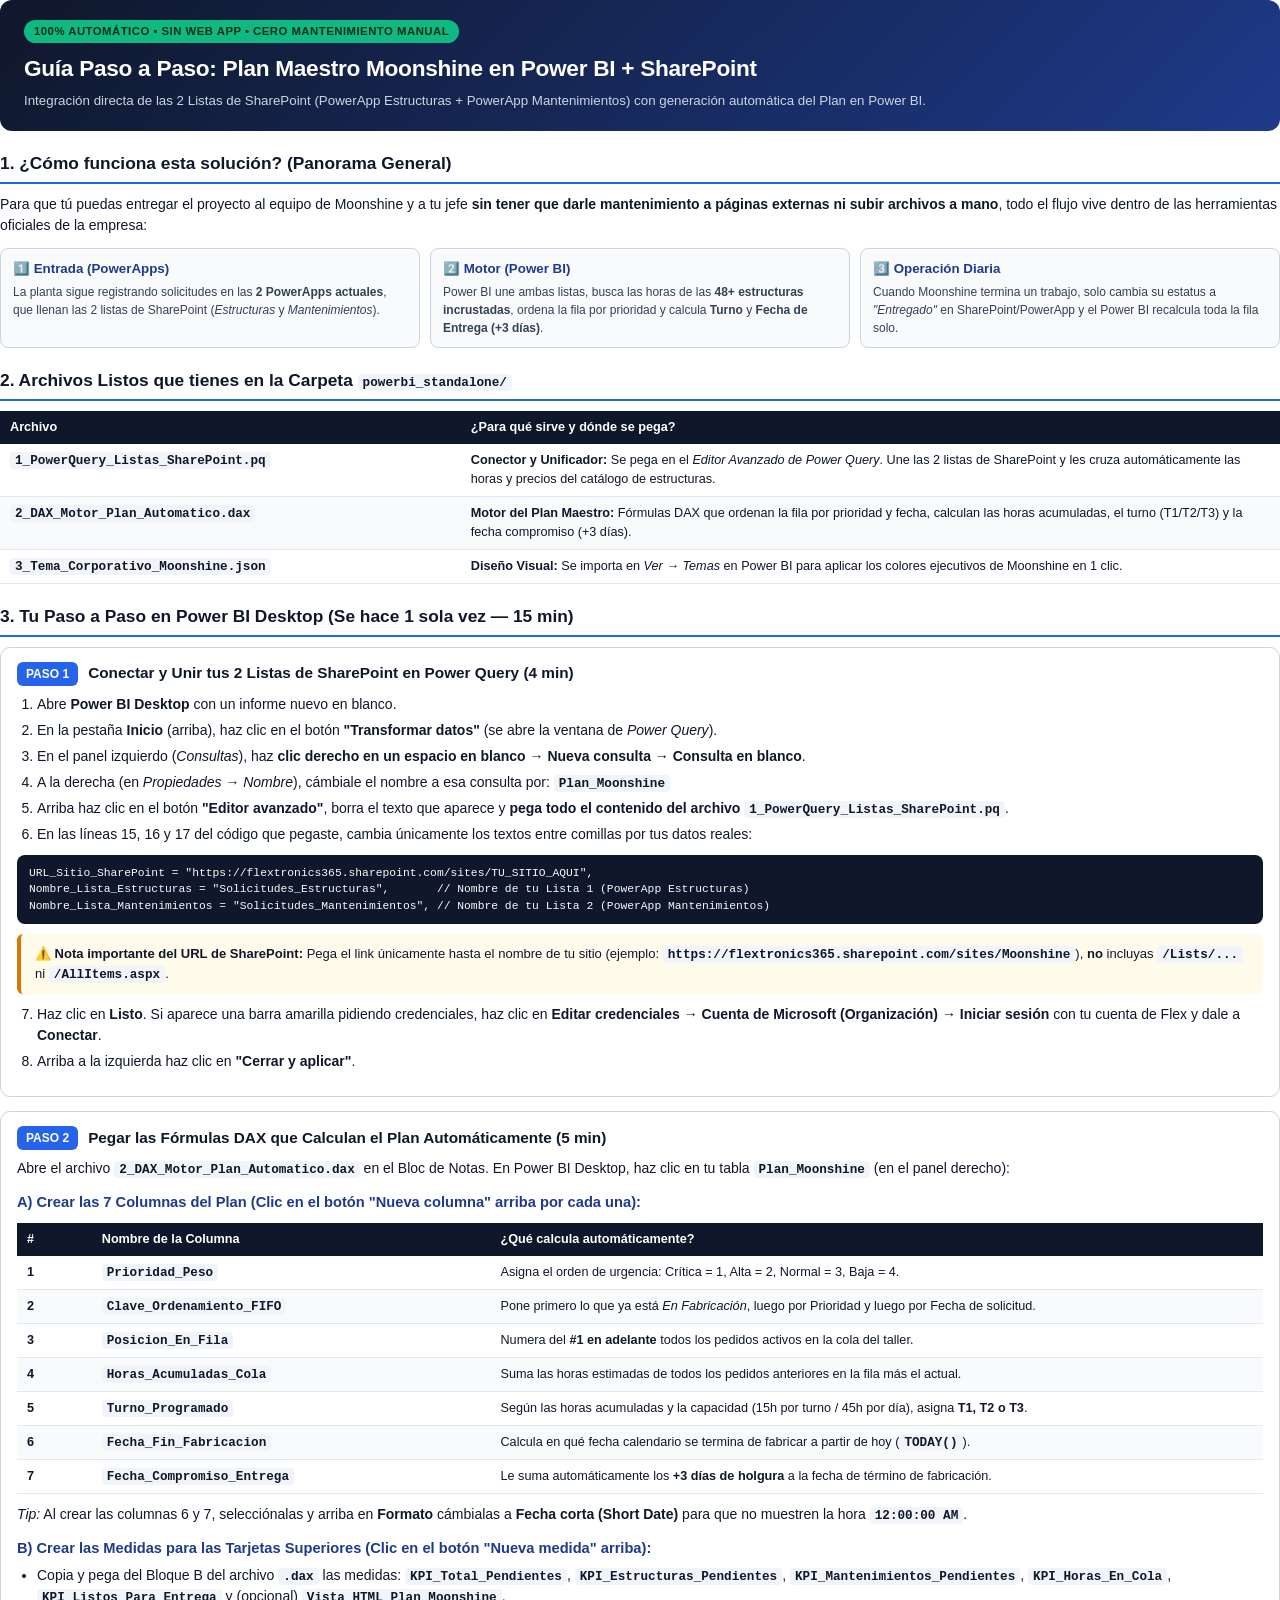
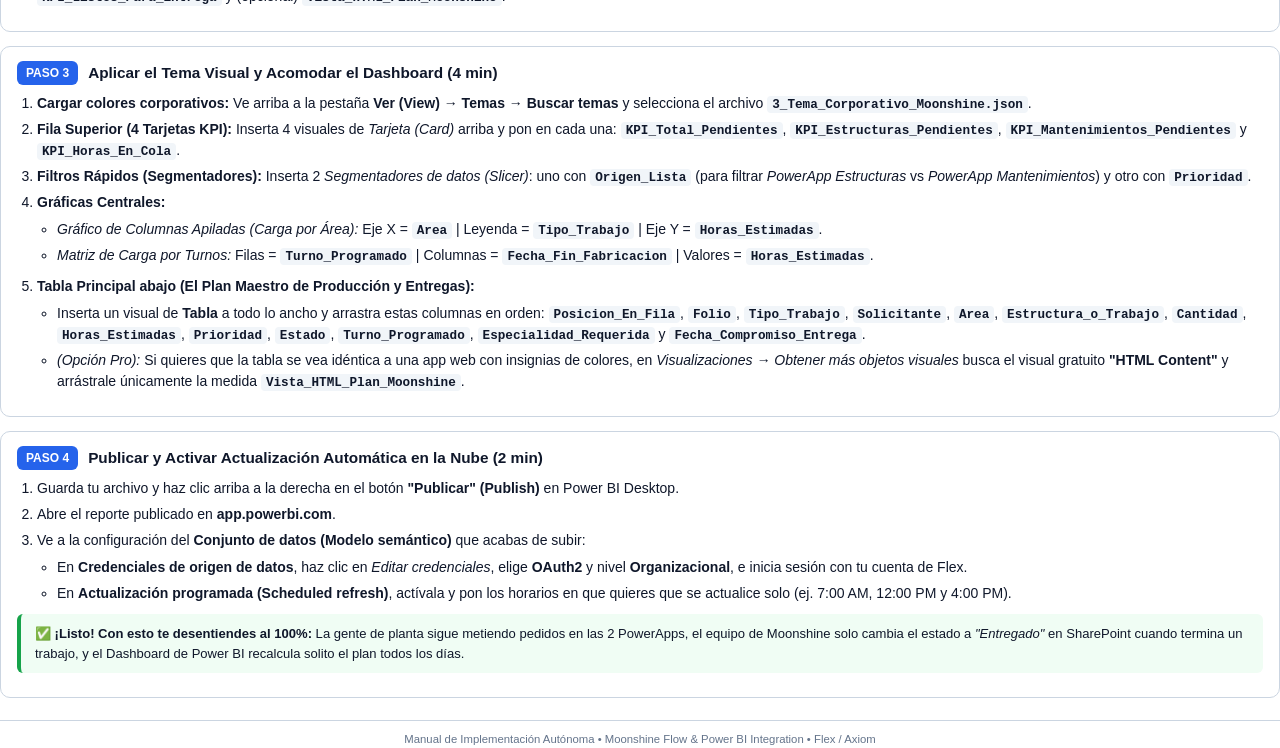
<file: powerbi_standalone/Guia_Paso_a_Paso_PowerBI_Moonshine.html>
<!DOCTYPE html>
<html lang="es">
<head>
  <meta charset="UTF-8">
  <title>Manual Paso a Paso — Plan Maestro en Power BI y SharePoint (Moonshine)</title>
  <style>
    @page {
      size: letter;
      margin: 14mm 15mm 14mm 15mm;
    }
    * {
      box-sizing: border-box;
      -webkit-print-color-adjust: exact !important;
      print-color-adjust: exact !important;
    }
    body {
      font-family: 'Segoe UI', -apple-system, BlinkMacSystemFont, Roboto, Arial, sans-serif;
      color: #0f172a;
      background: #ffffff;
      line-height: 1.5;
      font-size: 10.5pt;
      margin: 0;
      padding: 0;
    }
    .header-banner {
      background: linear-gradient(135deg, #0f172a 0%, #1e3a8a 100%);
      color: #ffffff;
      padding: 20px 24px;
      border-radius: 12px;
      margin-bottom: 18px;
    }
    .header-banner .tag {
      display: inline-block;
      background: #10b981;
      color: #052e16;
      font-weight: 800;
      font-size: 8.5pt;
      text-transform: uppercase;
      padding: 3px 10px;
      border-radius: 999px;
      margin-bottom: 8px;
      letter-spacing: 0.5px;
    }
    .header-banner h1 {
      margin: 0 0 6px 0;
      font-size: 17pt;
      font-weight: 800;
      letter-spacing: -0.3px;
    }
    .header-banner p {
      margin: 0;
      color: #cbd5e1;
      font-size: 10pt;
    }
    h2 {
      font-size: 13pt;
      font-weight: 800;
      color: #0f172a;
      border-bottom: 2px solid #2563eb;
      padding-bottom: 5px;
      margin-top: 20px;
      margin-bottom: 10px;
      page-break-after: avoid;
    }
    h3 {
      font-size: 11pt;
      font-weight: 700;
      color: #1e3a8a;
      margin-top: 12px;
      margin-bottom: 6px;
      page-break-after: avoid;
    }
    p {
      margin: 6px 0;
    }
    ul, ol {
      margin: 6px 0 10px 0;
      padding-left: 20px;
    }
    li {
      margin-bottom: 5px;
    }
    .box-info {
      background: #f0f9ff;
      border-left: 4px solid #0284c7;
      padding: 10px 14px;
      border-radius: 6px;
      margin: 10px 0;
      font-size: 9.8pt;
      page-break-inside: avoid;
    }
    .box-success {
      background: #f0fdf4;
      border-left: 4px solid #16a34a;
      padding: 10px 14px;
      border-radius: 6px;
      margin: 10px 0;
      font-size: 9.8pt;
      page-break-inside: avoid;
    }
    .box-warn {
      background: #fffbeb;
      border-left: 4px solid #d97706;
      padding: 10px 14px;
      border-radius: 6px;
      margin: 10px 0;
      font-size: 9.8pt;
      page-break-inside: avoid;
    }
    .step-card {
      border: 1px solid #cbd5e1;
      border-radius: 10px;
      padding: 14px 16px;
      margin-bottom: 14px;
      background: #ffffff;
      page-break-inside: avoid;
    }
    .step-title {
      display: flex;
      align-items: center;
      gap: 10px;
      font-weight: 800;
      font-size: 11.5pt;
      color: #0f172a;
      margin-bottom: 8px;
    }
    .step-badge {
      background: #2563eb;
      color: #ffffff;
      padding: 3px 9px;
      border-radius: 6px;
      font-size: 9pt;
      font-weight: 800;
    }
    code {
      font-family: Consolas, 'Courier New', monospace;
      background: #f1f5f9;
      color: #0f172a;
      padding: 1px 5px;
      border-radius: 4px;
      font-size: 9.5pt;
      font-weight: 600;
    }
    pre {
      background: #0f172a;
      color: #f8fafc;
      padding: 10px 12px;
      border-radius: 8px;
      font-family: Consolas, 'Courier New', monospace;
      font-size: 8.5pt;
      white-space: pre-wrap;
      word-break: break-word;
      line-height: 1.45;
      margin: 8px 0;
      page-break-inside: avoid;
    }
    table {
      width: 100%;
      border-collapse: collapse;
      margin: 10px 0;
      font-size: 9.5pt;
      page-break-inside: avoid;
    }
    th {
      background: #0f172a;
      color: #ffffff;
      text-align: left;
      padding: 7px 10px;
      font-weight: 700;
    }
    td {
      border-bottom: 1px solid #e2e8f0;
      padding: 7px 10px;
      vertical-align: top;
    }
    tr:nth-child(even) td {
      background: #f8fafc;
    }
    .flow-grid {
      display: grid;
      grid-template-columns: repeat(3, 1fr);
      gap: 10px;
      margin: 12px 0;
      page-break-inside: avoid;
    }
    .flow-item {
      border: 1px solid #cbd5e1;
      background: #f8fafc;
      border-radius: 8px;
      padding: 10px 12px;
    }
    .flow-item h4 {
      margin: 0 0 4px 0;
      font-size: 10pt;
      color: #1e3a8a;
    }
    .flow-item p {
      margin: 0;
      font-size: 9pt;
      color: #334155;
    }
    .footer {
      margin-top: 22px;
      padding-top: 10px;
      border-top: 1px solid #cbd5e1;
      text-align: center;
      font-size: 8.5pt;
      color: #64748b;
    }
  </style>
</head>
<body>

  <div class="header-banner">
    <div class="tag">100% Automático • Sin Web App • Cero Mantenimiento Manual</div>
    <h1>Guía Paso a Paso: Plan Maestro Moonshine en Power BI + SharePoint</h1>
    <p>Integración directa de las 2 Listas de SharePoint (PowerApp Estructuras + PowerApp Mantenimientos) con generación automática del Plan en Power BI.</p>
  </div>

  <h2>1. ¿Cómo funciona esta solución? (Panorama General)</h2>
  <p>Para que tú puedas entregar el proyecto al equipo de Moonshine y a tu jefe <strong>sin tener que darle mantenimiento a páginas externas ni subir archivos a mano</strong>, todo el flujo vive dentro de las herramientas oficiales de la empresa:</p>

  <div class="flow-grid">
    <div class="flow-item">
      <h4>1️⃣ Entrada (PowerApps)</h4>
      <p>La planta sigue registrando solicitudes en las <strong>2 PowerApps actuales</strong>, que llenan las 2 listas de SharePoint (<em>Estructuras</em> y <em>Mantenimientos</em>).</p>
    </div>
    <div class="flow-item">
      <h4>2️⃣ Motor (Power BI)</h4>
      <p>Power BI une ambas listas, busca las horas de las <strong>48+ estructuras incrustadas</strong>, ordena la fila por prioridad y calcula <strong>Turno</strong> y <strong>Fecha de Entrega (+3 días)</strong>.</p>
    </div>
    <div class="flow-item">
      <h4>3️⃣ Operación Diaria</h4>
      <p>Cuando Moonshine termina un trabajo, solo cambia su estatus a <em>"Entregado"</em> en SharePoint/PowerApp y el Power BI recalcula toda la fila solo.</p>
    </div>
  </div>

  <h2>2. Archivos Listos que tienes en la Carpeta <code>powerbi_standalone/</code></h2>
  <table>
    <thead>
      <tr>
        <th style="width: 36%;">Archivo</th>
        <th>¿Para qué sirve y dónde se pega?</th>
      </tr>
    </thead>
    <tbody>
      <tr>
        <td><code>1_PowerQuery_Listas_SharePoint.pq</code></td>
        <td><strong>Conector y Unificador:</strong> Se pega en el <em>Editor Avanzado de Power Query</em>. Une las 2 listas de SharePoint y les cruza automáticamente las horas y precios del catálogo de estructuras.</td>
      </tr>
      <tr>
        <td><code>2_DAX_Motor_Plan_Automatico.dax</code></td>
        <td><strong>Motor del Plan Maestro:</strong> Fórmulas DAX que ordenan la fila por prioridad y fecha, calculan las horas acumuladas, el turno (T1/T2/T3) y la fecha compromiso (+3 días).</td>
      </tr>
      <tr>
        <td><code>3_Tema_Corporativo_Moonshine.json</code></td>
        <td><strong>Diseño Visual:</strong> Se importa en <em>Ver &rarr; Temas</em> en Power BI para aplicar los colores ejecutivos de Moonshine en 1 clic.</td>
      </tr>
    </tbody>
  </table>

  <h2>3. Tu Paso a Paso en Power BI Desktop (Se hace 1 sola vez — 15 min)</h2>

  <div class="step-card">
    <div class="step-title">
      <span class="step-badge">PASO 1</span>
      <span>Conectar y Unir tus 2 Listas de SharePoint en Power Query (4 min)</span>
    </div>
    <ol>
      <li>Abre <strong>Power BI Desktop</strong> con un informe nuevo en blanco.</li>
      <li>En la pestaña <strong>Inicio</strong> (arriba), haz clic en el botón <strong>"Transformar datos"</strong> (se abre la ventana de <em>Power Query</em>).</li>
      <li>En el panel izquierdo (<em>Consultas</em>), haz <strong>clic derecho en un espacio en blanco &rarr; Nueva consulta &rarr; Consulta en blanco</strong>.</li>
      <li>A la derecha (en <em>Propiedades &rarr; Nombre</em>), cámbiale el nombre a esa consulta por: <code>Plan_Moonshine</code></li>
      <li>Arriba haz clic en el botón <strong>"Editor avanzado"</strong>, borra el texto que aparece y <strong>pega todo el contenido del archivo <code>1_PowerQuery_Listas_SharePoint.pq</code></strong>.</li>
      <li>En las líneas 15, 16 y 17 del código que pegaste, cambia únicamente los textos entre comillas por tus datos reales:</li>
    </ol>
    <pre>URL_Sitio_SharePoint = "https://flextronics365.sharepoint.com/sites/TU_SITIO_AQUI",
Nombre_Lista_Estructuras = "Solicitudes_Estructuras",       // Nombre de tu Lista 1 (PowerApp Estructuras)
Nombre_Lista_Mantenimientos = "Solicitudes_Mantenimientos", // Nombre de tu Lista 2 (PowerApp Mantenimientos)</pre>
    <div class="box-warn">
      <strong>⚠️ Nota importante del URL de SharePoint:</strong> Pega el link únicamente hasta el nombre de tu sitio (ejemplo: <code>https://flextronics365.sharepoint.com/sites/Moonshine</code>), <strong>no</strong> incluyas <code>/Lists/...</code> ni <code>/AllItems.aspx</code>.
    </div>
    <ol start="7">
      <li>Haz clic en <strong>Listo</strong>. Si aparece una barra amarilla pidiendo credenciales, haz clic en <strong>Editar credenciales &rarr; Cuenta de Microsoft (Organización) &rarr; Iniciar sesión</strong> con tu cuenta de Flex y dale a <strong>Conectar</strong>.</li>
      <li>Arriba a la izquierda haz clic en <strong>"Cerrar y aplicar"</strong>.</li>
    </ol>
  </div>

  <div class="step-card">
    <div class="step-title">
      <span class="step-badge">PASO 2</span>
      <span>Pegar las Fórmulas DAX que Calculan el Plan Automáticamente (5 min)</span>
    </div>
    <p>Abre el archivo <code>2_DAX_Motor_Plan_Automatico.dax</code> en el Bloc de Notas. En Power BI Desktop, haz clic en tu tabla <code>Plan_Moonshine</code> (en el panel derecho):</p>
    <h3>A) Crear las 7 Columnas del Plan (Clic en el botón "Nueva columna" arriba por cada una):</h3>
    <table>
      <thead>
        <tr>
          <th style="width: 6%;">#</th>
          <th style="width: 32%;">Nombre de la Columna</th>
          <th>¿Qué calcula automáticamente?</th>
        </tr>
      </thead>
      <tbody>
        <tr>
          <td><strong>1</strong></td>
          <td><code>Prioridad_Peso</code></td>
          <td>Asigna el orden de urgencia: Crítica = 1, Alta = 2, Normal = 3, Baja = 4.</td>
        </tr>
        <tr>
          <td><strong>2</strong></td>
          <td><code>Clave_Ordenamiento_FIFO</code></td>
          <td>Pone primero lo que ya está <em>En Fabricación</em>, luego por Prioridad y luego por Fecha de solicitud.</td>
        </tr>
        <tr>
          <td><strong>3</strong></td>
          <td><code>Posicion_En_Fila</code></td>
          <td>Numera del <strong>#1 en adelante</strong> todos los pedidos activos en la cola del taller.</td>
        </tr>
        <tr>
          <td><strong>4</strong></td>
          <td><code>Horas_Acumuladas_Cola</code></td>
          <td>Suma las horas estimadas de todos los pedidos anteriores en la fila más el actual.</td>
        </tr>
        <tr>
          <td><strong>5</strong></td>
          <td><code>Turno_Programado</code></td>
          <td>Según las horas acumuladas y la capacidad (15h por turno / 45h por día), asigna <strong>T1, T2 o T3</strong>.</td>
        </tr>
        <tr>
          <td><strong>6</strong></td>
          <td><code>Fecha_Fin_Fabricacion</code></td>
          <td>Calcula en qué fecha calendario se termina de fabricar a partir de hoy (<code>TODAY()</code>).</td>
        </tr>
        <tr>
          <td><strong>7</strong></td>
          <td><code>Fecha_Compromiso_Entrega</code></td>
          <td>Le suma automáticamente los <strong>+3 días de holgura</strong> a la fecha de término de fabricación.</td>
        </tr>
      </tbody>
    </table>
    <p><em>Tip:</em> Al crear las columnas 6 y 7, selecciónalas y arriba en <strong>Formato</strong> cámbialas a <strong>Fecha corta (Short Date)</strong> para que no muestren la hora <code>12:00:00 AM</code>.</p>

    <h3>B) Crear las Medidas para las Tarjetas Superiores (Clic en el botón "Nueva medida" arriba):</h3>
    <ul>
      <li>Copia y pega del Bloque B del archivo <code>.dax</code> las medidas: <code>KPI_Total_Pendientes</code>, <code>KPI_Estructuras_Pendientes</code>, <code>KPI_Mantenimientos_Pendientes</code>, <code>KPI_Horas_En_Cola</code>, <code>KPI_Listos_Para_Entrega</code> y (opcional) <code>Vista_HTML_Plan_Moonshine</code>.</li>
    </ul>
  </div>

  <div class="step-card">
    <div class="step-title">
      <span class="step-badge">PASO 3</span>
      <span>Aplicar el Tema Visual y Acomodar el Dashboard (4 min)</span>
    </div>
    <ol>
      <li><strong>Cargar colores corporativos:</strong> Ve arriba a la pestaña <strong>Ver (View) &rarr; Temas &rarr; Buscar temas</strong> y selecciona el archivo <code>3_Tema_Corporativo_Moonshine.json</code>.</li>
      <li><strong>Fila Superior (4 Tarjetas KPI):</strong> Inserta 4 visuales de <em>Tarjeta (Card)</em> arriba y pon en cada una:
        <code>KPI_Total_Pendientes</code>, <code>KPI_Estructuras_Pendientes</code>, <code>KPI_Mantenimientos_Pendientes</code> y <code>KPI_Horas_En_Cola</code>.
      </li>
      <li><strong>Filtros Rápidos (Segmentadores):</strong> Inserta 2 <em>Segmentadores de datos (Slicer)</em>: uno con <code>Origen_Lista</code> (para filtrar <em>PowerApp Estructuras</em> vs <em>PowerApp Mantenimientos</em>) y otro con <code>Prioridad</code>.</li>
      <li><strong>Gráficas Centrales:</strong>
        <ul>
          <li><em>Gráfico de Columnas Apiladas (Carga por Área):</em> Eje X = <code>Area</code> | Leyenda = <code>Tipo_Trabajo</code> | Eje Y = <code>Horas_Estimadas</code>.</li>
          <li><em>Matriz de Carga por Turnos:</em> Filas = <code>Turno_Programado</code> | Columnas = <code>Fecha_Fin_Fabricacion</code> | Valores = <code>Horas_Estimadas</code>.</li>
        </ul>
      </li>
      <li><strong>Tabla Principal abajo (El Plan Maestro de Producción y Entregas):</strong>
        <ul>
          <li>Inserta un visual de <strong>Tabla</strong> a todo lo ancho y arrastra estas columnas en orden:
            <code>Posicion_En_Fila</code>, <code>Folio</code>, <code>Tipo_Trabajo</code>, <code>Solicitante</code>, <code>Area</code>, <code>Estructura_o_Trabajo</code>, <code>Cantidad</code>, <code>Horas_Estimadas</code>, <code>Prioridad</code>, <code>Estado</code>, <code>Turno_Programado</code>, <code>Especialidad_Requerida</code> y <code>Fecha_Compromiso_Entrega</code>.</li>
          <li><em>(Opción Pro):</em> Si quieres que la tabla se vea idéntica a una app web con insignias de colores, en <em>Visualizaciones &rarr; Obtener más objetos visuales</em> busca el visual gratuito <strong>"HTML Content"</strong> y arrástrale únicamente la medida <code>Vista_HTML_Plan_Moonshine</code>.</li>
        </ul>
      </li>
    </ol>
  </div>

  <div class="step-card">
    <div class="step-title">
      <span class="step-badge">PASO 4</span>
      <span>Publicar y Activar Actualización Automática en la Nube (2 min)</span>
    </div>
    <ol>
      <li>Guarda tu archivo y haz clic arriba a la derecha en el botón <strong>"Publicar" (Publish)</strong> en Power BI Desktop.</li>
      <li>Abre el reporte publicado en <strong>app.powerbi.com</strong>.</li>
      <li>Ve a la configuración del <strong>Conjunto de datos (Modelo semántico)</strong> que acabas de subir:
        <ul>
          <li>En <strong>Credenciales de origen de datos</strong>, haz clic en <em>Editar credenciales</em>, elige <strong>OAuth2</strong> y nivel <strong>Organizacional</strong>, e inicia sesión con tu cuenta de Flex.</li>
          <li>En <strong>Actualización programada (Scheduled refresh)</strong>, actívala y pon los horarios en que quieres que se actualice solo (ej. 7:00 AM, 12:00 PM y 4:00 PM).</li>
        </ul>
      </li>
    </ol>
    <div class="box-success">
      <strong>✅ ¡Listo! Con esto te desentiendes al 100%:</strong> La gente de planta sigue metiendo pedidos en las 2 PowerApps, el equipo de Moonshine solo cambia el estado a <em>"Entregado"</em> en SharePoint cuando termina un trabajo, y el Dashboard de Power BI recalcula solito el plan todos los días.
    </div>
  </div>

  <div class="footer">
    Manual de Implementación Autónoma • Moonshine Flow &amp; Power BI Integration • Flex / Axiom
  </div>

</body>
</html>
</file>
